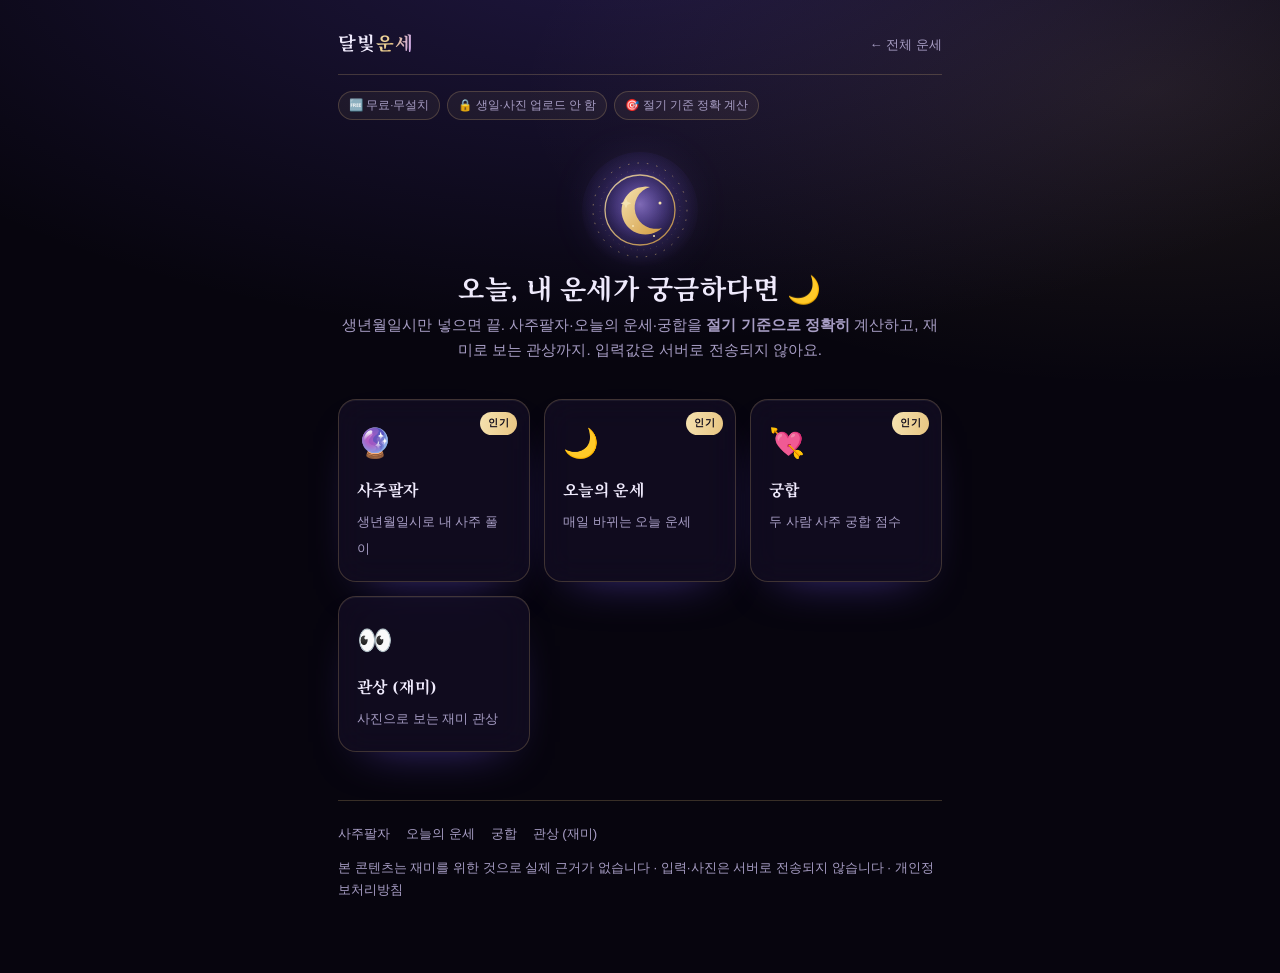
<file: index.html>
<!doctype html>
<html lang="ko">
<head>
<meta charset="utf-8">
<meta name="viewport" content="width=device-width, initial-scale=1">
<title>달빛운세 — 무료 사주팔자·오늘의 운세·궁합·관상</title>
<meta name="description" content="생년월일시로 보는 무료 사주팔자, 매일 바뀌는 오늘의 운세, 두 사람 궁합, 재미로 보는 관상까지. 절기 기준 정확 계산. 회원가입·설치 없이 바로.">
<link rel="canonical" href="https://seam0814.github.io/unse/">
<link rel="stylesheet" href="style.css">
</head>
<body>
<div class="wrap">
  <div id="site-header"></div>
  <div class="hero">
    <div class="floaty" id="emblem"></div>
    <h1>오늘, 내 운세가 궁금하다면 🌙</h1>
    <p class="sub">생년월일시만 넣으면 끝. 사주팔자·오늘의 운세·궁합을 <b>절기 기준으로 정확히</b> 계산하고, 재미로 보는 관상까지. 입력값은 서버로 전송되지 않아요.</p>
  </div>
  <div id="tools"></div>
  <div id="reviews"></div>
  <div id="site-footer"></div>
</div>
<script>window.SITE_ROOT="./";</script>
<script src="common.js"></script>
</body>
</html>
</file>
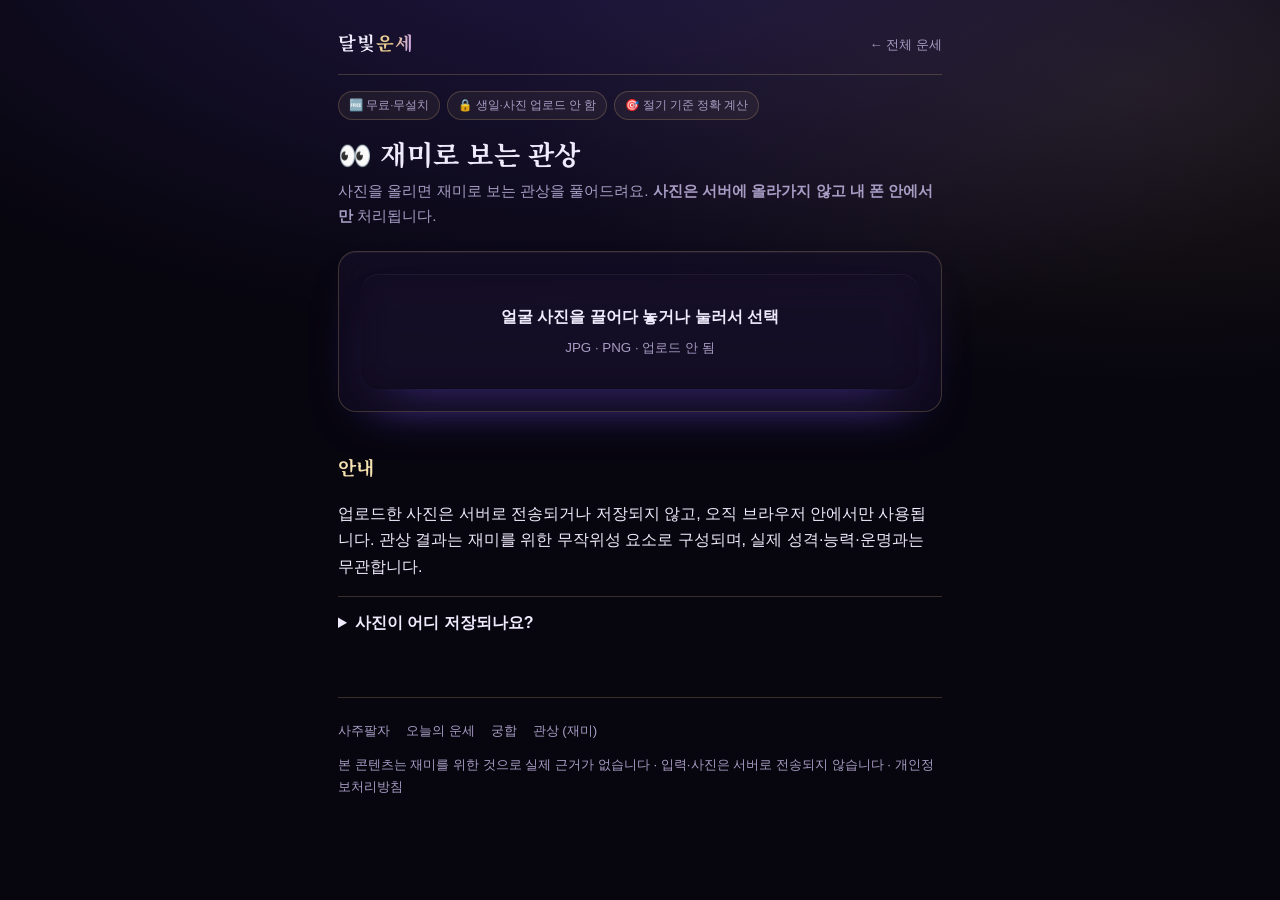
<file: gwansang/index.html>
<!doctype html>
<html lang="ko">
<head>
<meta charset="utf-8">
<meta name="viewport" content="width=device-width, initial-scale=1">
<title>재미로 보는 관상 — 사진으로 보는 관상 (달빛운세)</title>
<meta name="description" content="사진을 올리면 재미로 보는 관상 풀이를 보여드려요. 사진은 서버에 업로드되지 않고 내 폰 안에서만 처리됩니다. 재미로만 봐주세요.">
<link rel="canonical" href="https://seam0814.github.io/unse/gwansang/">
<link rel="stylesheet" href="../style.css">
</head>
<body>
<div class="wrap">
  <div id="site-header"></div>
  <h1>👀 재미로 보는 관상</h1>
  <p class="sub">사진을 올리면 재미로 보는 관상을 풀어드려요. <b>사진은 서버에 올라가지 않고 내 폰 안에서만</b> 처리됩니다.</p>
  <div class="tool">
    <div id="drop" class="tool" style="border:2px dashed var(--border);background:var(--drop);text-align:center;cursor:pointer;padding:30px 16px">
      <strong style="color:var(--accent)">얼굴 사진을 끌어다 놓거나 눌러서 선택</strong>
      <small style="display:block;color:var(--muted);margin-top:6px">JPG · PNG · 업로드 안 됨</small>
      <input id="file" type="file" accept="image/*" hidden>
    </div>
    <div class="err" id="err"></div>
    <div class="result" id="result">
      <img id="preview" style="width:100%;max-height:320px;object-fit:contain;border-radius:12px;border:1px solid var(--border)" alt="사진 미리보기">
      <div class="reading" id="reading"></div>
      <button class="btn sec" id="again">다른 사진으로 보기</button>
      <p class="disc">※ 이 관상은 <b>순수하게 재미를 위한 것</b>으로 어떤 과학적·의학적 근거도 없으며, 외모로 사람을 평가하지 않습니다.</p>
    </div>
  </div>
  <div class="copy">
    <h2>안내</h2>
    <p>업로드한 사진은 서버로 전송되거나 저장되지 않고, 오직 브라우저 안에서만 사용됩니다. 관상 결과는 재미를 위한 무작위성 요소로 구성되며, 실제 성격·능력·운명과는 무관합니다.</p>
    <details><summary>사진이 어디 저장되나요?</summary><p>어디에도 저장되지 않습니다. 탭을 닫으면 사라져요. 네트워크 탭에서 전송이 없음을 직접 확인할 수 있습니다.</p></details>
  </div>
  <div id="reviews"></div>
  <div id="site-footer"></div>
</div>
<script>window.SITE_ROOT="../";</script>
<script src="../common.js"></script>
<script>
(function(){
  var $=function(s){return document.querySelector(s)};
  var drop=$("#drop"),fileInput=$("#file"),err=$("#err"),result=$("#result"),preview=$("#preview"),lastUrl=null;
  var IMA=["넓고 훤한 이마 — 총명하고 앞을 내다보는 계획형","둥근 이마 — 아이디어가 샘솟는 창의형","단정한 이마 — 성실함으로 초년을 다지는 노력형","시원한 이마 — 낙천적이고 사람을 끄는 매력형"];
  var EYE=["또렷한 눈매 — 정이 많고 사람을 이끄는 리더의 눈","부드러운 눈매 — 배려 깊고 인복이 따르는 눈","깊은 눈매 — 통찰력 있고 속이 단단한 눈","반짝이는 눈매 — 호기심 많고 기회를 잘 잡는 눈"];
  var NOSE=["오뚝한 코 — 자기 관리가 뛰어나고 중년 재물운이 좋음","둥근 코 — 재물이 모이고 마음이 넉넉한 복코","곧은 코 — 원칙이 분명하고 신뢰를 주는 코","야무진 코 — 실속을 챙기는 현실 감각의 코"];
  var MOUTH=["단정한 입 — 말에 신뢰가 실리는 말복형","웃는 입매 — 분위기를 살리는 인복형","또렷한 입술 — 표현이 시원한 매력형","야무진 입 — 약속을 지키는 신의형"];
  var TOTAL=["전체적으로 복스럽고 사람이 따르는 인상이에요.","맑고 밝은 기운이 도는 인상이에요.","단단하고 믿음직한 기운의 인상이에요.","부드럽고 여유로운 기운의 인상이에요."];
  var YEAR=["올해는 미뤄둔 일을 시작하기 좋은 해예요.","올해는 귀인을 만날 기운이 강해요.","올해는 재물과 기회가 함께 들어오는 해예요.","올해는 건강과 마음을 챙기면 크게 뻗는 해예요."];
  function showErr(m){err.textContent=m;err.classList.add("show")}
  drop.addEventListener("click",function(){fileInput.click()});
  fileInput.addEventListener("change",function(e){if(e.target.files[0])read(e.target.files[0])});
  ["dragover"].forEach(function(ev){drop.addEventListener(ev,function(e){e.preventDefault()})});
  drop.addEventListener("drop",function(e){e.preventDefault();var f=e.dataTransfer.files[0];if(f)read(f)});
  $("#again").addEventListener("click",function(){fileInput.click()});
  function seedFrom(img){
    var c=document.createElement("canvas");c.width=32;c.height=32;var x=c.getContext("2d");x.drawImage(img,0,0,32,32);
    var d=x.getImageData(0,0,32,32).data,s=0;for(var i=0;i<d.length;i+=4){s=(s+d[i]*3+d[i+1]*5+d[i+2]*7)%100000}return s;
  }
  function pick(arr,seed){return arr[seed%arr.length]}
  function read(file){
    err.classList.remove("show");result.classList.remove("show");
    if(file.type.indexOf("image/")!==0){showErr("이미지 파일만 올릴 수 있어요.");return}
    track("gwansang_view");
    if(lastUrl)URL.revokeObjectURL(lastUrl);lastUrl=URL.createObjectURL(file);
    var img=new Image();img.onload=function(){
      preview.src=lastUrl;var s=seedFrom(img);
      var rd='<h3>'+pick(TOTAL,s)+'</h3>';
      rd+='<p>🔷 <b>이마</b> · '+pick(IMA,Math.floor(s/7))+'</p>';
      rd+='<p>👁 <b>눈</b> · '+pick(EYE,Math.floor(s/11))+'</p>';
      rd+='<p>👃 <b>코</b> · '+pick(NOSE,Math.floor(s/13))+'</p>';
      rd+='<p>👄 <b>입</b> · '+pick(MOUTH,Math.floor(s/17))+'</p>';
      rd+='<p style="margin-top:10px">🌟 <b>올해의 한마디</b> — '+pick(YEAR,Math.floor(s/19))+'</p>';
      $("#reading").innerHTML=rd;reveal(result,null,function(){speak($("#reading"),"자네의 관상을 요리조리 뜯어보았네…");});
    };img.onerror=function(){showErr("이미지를 읽지 못했어요.")};img.src=lastUrl;
  }
})();
</script>
</body>
</html>
</file>
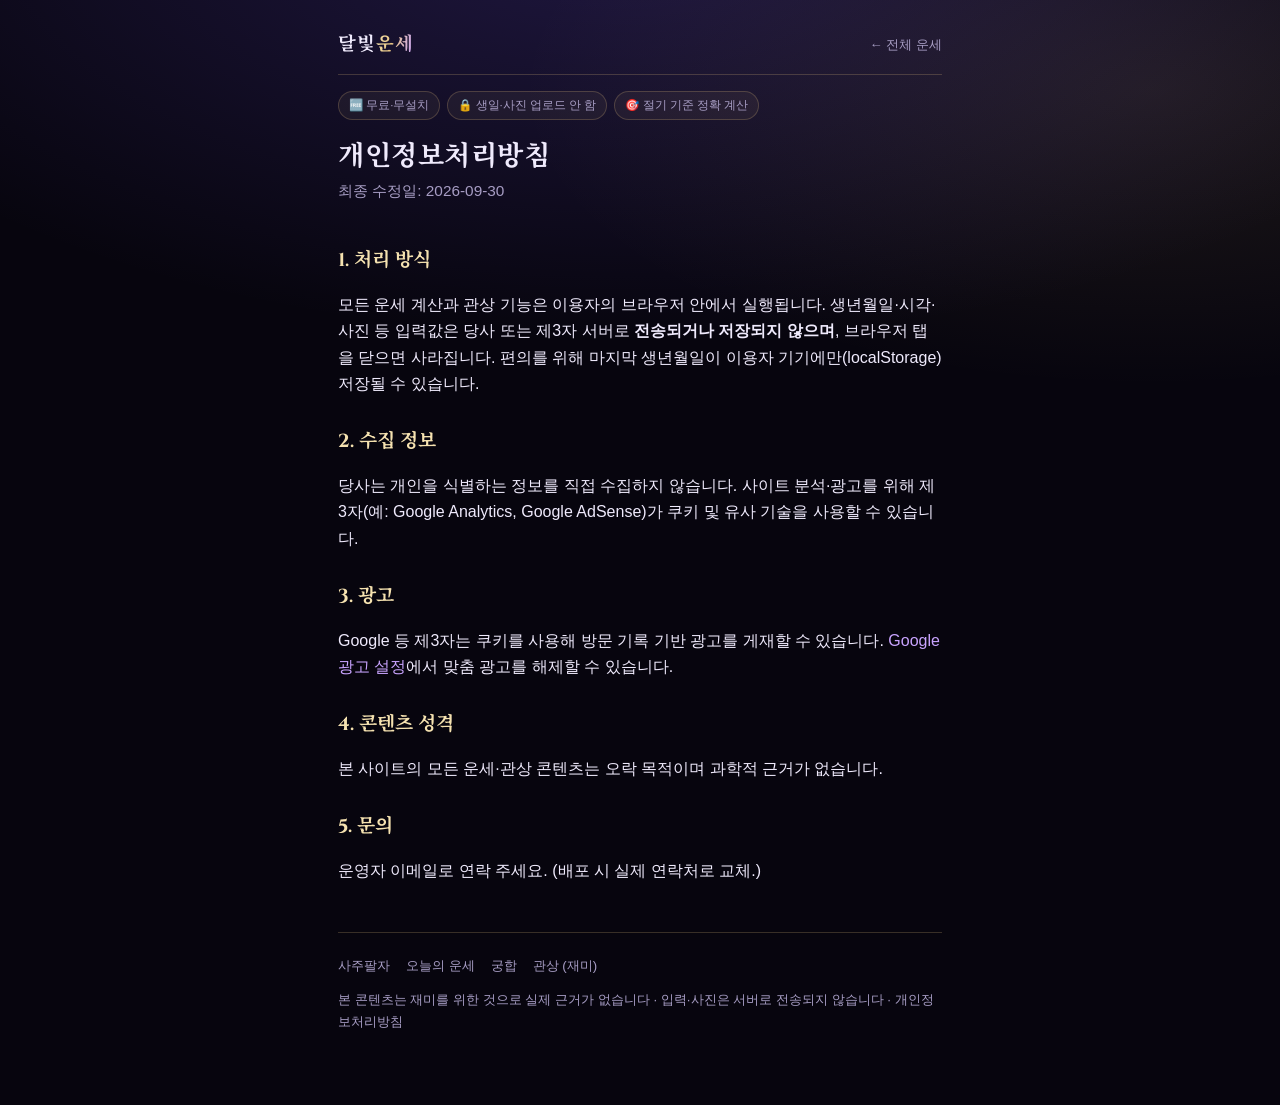
<file: privacy.html>
<!doctype html>
<html lang="ko"><head><meta charset="utf-8"><meta name="viewport" content="width=device-width, initial-scale=1">
<title>개인정보처리방침 — 달빛운세</title><meta name="description" content="달빛운세 개인정보처리방침. 생년월일·사진 등 입력값은 서버로 전송되지 않고 브라우저에서만 처리됩니다.">
<link rel="stylesheet" href="style.css"></head>
<body><div class="wrap"><div id="site-header"></div>
<h1>개인정보처리방침</h1><p class="sub">최종 수정일: 2026-09-30</p>
<div class="copy">
<h2>1. 처리 방식</h2><p>모든 운세 계산과 관상 기능은 이용자의 브라우저 안에서 실행됩니다. 생년월일·시각·사진 등 입력값은 당사 또는 제3자 서버로 <strong>전송되거나 저장되지 않으며</strong>, 브라우저 탭을 닫으면 사라집니다. 편의를 위해 마지막 생년월일이 이용자 기기에만(localStorage) 저장될 수 있습니다.</p>
<h2>2. 수집 정보</h2><p>당사는 개인을 식별하는 정보를 직접 수집하지 않습니다. 사이트 분석·광고를 위해 제3자(예: Google Analytics, Google AdSense)가 쿠키 및 유사 기술을 사용할 수 있습니다.</p>
<h2>3. 광고</h2><p>Google 등 제3자는 쿠키를 사용해 방문 기록 기반 광고를 게재할 수 있습니다. <a href="https://www.google.com/settings/ads" target="_blank" rel="noopener">Google 광고 설정</a>에서 맞춤 광고를 해제할 수 있습니다.</p>
<h2>4. 콘텐츠 성격</h2><p>본 사이트의 모든 운세·관상 콘텐츠는 오락 목적이며 과학적 근거가 없습니다.</p>
<h2>5. 문의</h2><p>운영자 이메일로 연락 주세요. (배포 시 실제 연락처로 교체.)</p>
</div><div id="site-footer"></div></div>
<script>window.SITE_ROOT="./";</script><script src="common.js"></script></body></html>
</file>
<file: style.css>
/* 달빛운세 — 다크 코스믹 아트 디렉션 (딥 인디고 + 골드 + 세리프 + 글로우) */
:root{
  --bg:#07050e; --bg2:#0e0a1c;
  --panel:rgba(24,18,44,.55); --panel2:rgba(32,24,58,.72);
  --fg:#efeafc; --muted:#a79dc4;
  --line:rgba(232,197,130,.22); --line2:rgba(163,137,255,.28);
  --violet:#a389ff; --violet2:#c9a4ff;
  --gold:#e8c582; --gold2:#f5e2b0;
  --glowv:rgba(163,137,255,.45); --glowg:rgba(232,197,130,.35);
  --radius:18px;
  --serif:"Cinzel","Noto Serif KR",serif;
  --sans:-apple-system,BlinkMacSystemFont,"Segoe UI",Roboto,"Apple SD Gothic Neo","Noto Sans KR",sans-serif;
}
*{box-sizing:border-box}
html{background:var(--bg)}
body{margin:0;color:var(--fg);font-family:var(--sans);line-height:1.65;
  background:
    radial-gradient(120% 80% at 50% -10%, rgba(124,92,255,.22), transparent 60%),
    radial-gradient(90% 60% at 90% 10%, rgba(232,197,130,.10), transparent 55%),
    var(--bg);
  background-attachment:fixed;min-height:100vh}
a{color:var(--violet2);text-decoration:none}
#stars{opacity:.85}
.wrap{max-width:640px;margin:0 auto;padding:16px 18px 72px;position:relative;z-index:1}

/* 헤더 */
.sitehead{display:flex;align-items:center;justify-content:space-between;padding:14px 0;
  border-bottom:1px solid var(--line);margin-bottom:16px}
.brand{font-family:var(--serif);font-weight:700;font-size:1.15rem;letter-spacing:.06em;color:var(--fg);text-decoration:none}
.brand span{background:linear-gradient(100deg,var(--gold2),var(--gold) 40%,var(--violet2));
  -webkit-background-clip:text;background-clip:text;-webkit-text-fill-color:transparent}
.sitehead .home{font-size:.82rem;color:var(--muted)}
.trustbar{display:flex;gap:7px;flex-wrap:wrap;margin:0 0 20px;font-size:.72rem}
.trustbar span{background:rgba(232,197,130,.06);border:1px solid var(--line);color:var(--muted);padding:4px 10px;border-radius:999px}

/* 타이포 */
h1{font-family:var(--serif);font-weight:700;font-size:1.7rem;letter-spacing:.02em;margin:.15em 0 .12em;line-height:1.25}
p.sub{color:var(--muted);margin:.2em 0 1.5em;font-size:.96rem}

/* 글래스 패널 */
.tool,.reading,.board,.toolcard{
  background:var(--panel);backdrop-filter:blur(16px);-webkit-backdrop-filter:blur(16px);
  border:1px solid var(--line);border-radius:var(--radius);
  box-shadow:0 1px 0 rgba(255,255,255,.05) inset, 0 20px 50px -30px rgba(124,92,255,.6)}
.tool{padding:22px}

/* 폼 */
label{display:block;font-size:.8rem;color:var(--muted);margin-bottom:5px;letter-spacing:.02em}
input,select,textarea{width:100%;padding:12px 13px;border:1px solid var(--line2);border-radius:12px;
  background:rgba(10,8,20,.6);color:var(--fg);font-size:1rem;font-family:inherit;transition:.15s}
input:focus,select:focus,textarea:focus{outline:none;border-color:var(--gold);box-shadow:0 0 0 3px rgba(232,197,130,.14)}
textarea{min-height:64px;resize:vertical}
.controls{display:flex;flex-wrap:wrap;gap:10px;margin-top:14px;align-items:flex-end}
.field{flex:1 1 120px;min-width:96px}
.row2{display:flex;gap:10px}
.dsel{display:flex;gap:8px}
.dsel input{flex:1;min-width:0;text-align:center}
.dsel .dy{flex:1.6}
.dsel input::-webkit-outer-spin-button,.dsel input::-webkit-inner-spin-button{-webkit-appearance:none;margin:0}

/* 버튼 */
.btn{display:block;width:100%;text-align:center;border:none;cursor:pointer;text-decoration:none;
  padding:15px;border-radius:14px;font-size:1.05rem;font-weight:700;letter-spacing:.03em;color:#0c0818;
  background:linear-gradient(100deg,var(--gold2),var(--gold) 55%,#d8a24c);
  box-shadow:0 8px 30px -8px var(--glowg), 0 0 0 1px rgba(232,197,130,.3) inset;margin-top:18px;
  transition:transform .12s, box-shadow .2s}
.btn:hover{transform:translateY(-1px);box-shadow:0 12px 36px -8px var(--glowg)}
.btn.sec{background:transparent;color:var(--gold2);border:1px solid var(--line);box-shadow:none;font-weight:600}
.btn.sec:hover{border-color:var(--gold);box-shadow:0 0 20px -6px var(--glowg)}

.err{color:#ff8a8a;font-size:.9rem;margin-top:10px;display:none}
.err.show{display:block}

/* 결과 */
.result{margin-top:24px;display:none}
.result.show{display:block;animation:fadein .6s ease}
@keyframes fadein{from{opacity:0;transform:translateY(12px)}to{opacity:1;transform:none}}
.reading{padding:18px}
.reading h3{font-family:var(--serif);font-weight:700;margin:.3em 0 .4em;font-size:1.08rem;color:var(--gold2)}
.reading p{margin:.35em 0;color:var(--fg)}
.reading p b{color:var(--violet2)}

.pillars{display:grid;grid-template-columns:repeat(4,1fr);gap:9px;margin:8px 0 16px}
.pillar{background:rgba(10,8,20,.5);border:1px solid var(--line);border-radius:14px;padding:13px 6px;text-align:center}
.pillar .lab{font-size:.68rem;color:var(--muted);margin-bottom:5px;letter-spacing:.03em}
.pillar .gz{font-family:var(--serif);font-size:1.6rem;font-weight:700;line-height:1.05;
  background:linear-gradient(160deg,var(--gold2),var(--gold));-webkit-background-clip:text;background-clip:text;-webkit-text-fill-color:transparent}
.pillar .oh{font-size:.7rem;color:var(--muted);margin-top:4px}
.elos{display:flex;gap:6px;flex-wrap:wrap;justify-content:center;margin:12px 0}
.elo{font-size:.78rem;padding:5px 12px;border-radius:999px;background:rgba(163,137,255,.1);border:1px solid var(--line2);color:var(--fg)}
.score{font-family:var(--serif);font-size:3rem;font-weight:700;text-align:center;line-height:1.1;margin:6px 0;
  background:linear-gradient(120deg,var(--gold2),var(--gold) 45%,var(--violet2));
  -webkit-background-clip:text;background-clip:text;-webkit-text-fill-color:transparent;
  filter:drop-shadow(0 0 22px rgba(232,197,130,.35))}
.lucky{display:flex;gap:10px;flex-wrap:wrap;margin-top:14px}
.lucky .k{flex:1 1 120px;background:rgba(10,8,20,.5);border:1px solid var(--line);border-radius:12px;padding:12px;text-align:center}
.lucky .k b{display:block;font-family:var(--serif);font-size:1.2rem;color:var(--gold2)}
.lucky .k span{font-size:.72rem;color:var(--muted)}
.share{margin-top:14px}
.disc{font-size:.78rem;color:var(--muted);text-align:center;margin-top:18px;opacity:.85}

/* 캐릭터 말풍선 */
.mascot{display:flex;gap:11px;align-items:flex-start;margin-bottom:16px}
.mascot .avatar{flex:0 0 auto;width:52px;height:52px;filter:drop-shadow(0 0 12px var(--glowg))}
.mascot .avatar svg{width:52px;height:52px}
.mascot .bubble{background:rgba(163,137,255,.08);border:1px solid var(--line2);border-radius:16px;border-top-left-radius:5px;
  padding:11px 15px;font-size:.96rem;color:var(--fg);min-height:24px}
.mascot .caret{color:var(--gold);animation:blink 1s step-start infinite}
@keyframes blink{0%,100%{opacity:.4}50%{opacity:1}}

/* 연출 (기운 읽는 중) */
.divining{text-align:center;padding:34px 0;color:var(--muted)}
.divining .orb{width:70px;height:70px;margin:0 auto 14px;border-radius:50%;
  background:radial-gradient(circle at 38% 32%, #fff8, var(--violet) 45%, #6a49d8 75%, transparent 78%);
  box-shadow:0 0 45px var(--glowv), 0 0 90px rgba(232,197,130,.25);animation:orbpulse 1.4s ease-in-out infinite}
.divining p{font-family:var(--serif);letter-spacing:.03em;animation:blink 1.4s ease-in-out infinite}
@keyframes orbpulse{0%,100%{transform:scale(.85);opacity:.7}50%{transform:scale(1.12);opacity:1}}

/* 엠블럼 (홈 히어로) */
.hero{text-align:center;padding:10px 0 4px}
.emblem{filter:drop-shadow(0 0 22px var(--glowv))}
.emblem .ring{transform-box:fill-box;transform-origin:center;animation:spin 44s linear infinite}
.emblem .ring2{transform-box:fill-box;transform-origin:center;animation:spin 60s linear infinite reverse}
@keyframes spin{to{transform:rotate(360deg)}}
.floaty{animation:float 5.5s ease-in-out infinite}
@keyframes float{0%,100%{transform:translateY(0)}50%{transform:translateY(-8px)}}

/* 설명/FAQ */
.copy{margin-top:42px}
.copy h2{font-family:var(--serif);font-weight:700;font-size:1.18rem;margin:1.5em 0 .45em;color:var(--gold2)}
details{border-top:1px solid var(--line);padding:13px 0}
details summary{cursor:pointer;font-weight:600;color:var(--fg)}
details p{color:var(--muted);margin:.6em 0 0}

/* 홈 그리드 */
.grid{display:grid;grid-template-columns:repeat(auto-fill,minmax(150px,1fr));gap:14px;margin-top:10px}
.toolcard{position:relative;display:block;color:var(--fg);padding:20px 18px;transition:transform .15s, border-color .2s, box-shadow .2s}
.toolcard:hover{transform:translateY(-3px);border-color:var(--gold);box-shadow:0 22px 50px -26px var(--glowg)}
.toolcard .ic{font-size:1.8rem}
.toolcard b{display:block;font-family:var(--serif);font-weight:700;margin:10px 0 4px;letter-spacing:.02em}
.toolcard small{color:var(--muted)}
.cat{font-family:var(--serif);font-size:.8rem;color:var(--gold);letter-spacing:.12em;text-transform:uppercase;margin:28px 0 10px;font-weight:600}
.pop{position:absolute;top:12px;right:12px;background:linear-gradient(100deg,var(--gold2),var(--gold));color:#0c0818;
  font-size:.64rem;font-weight:800;padding:3px 8px;border-radius:999px;letter-spacing:.04em}

/* 후기판 */
.board{margin-top:36px;padding:20px}
.board h3{font-family:var(--serif);margin:.1em 0 .5em;font-size:1.1rem;color:var(--gold2)}
.board .views{font-size:.85rem;color:var(--gold);font-weight:600;margin-bottom:14px}
.board .brow{display:flex;gap:8px;margin-bottom:8px}
.board .brow input{flex:1}.board .brow select{width:auto}
.rev{border-top:1px solid var(--line);padding:11px 0}
.rev .rh{display:flex;justify-content:space-between;align-items:center}
.rev .rh b{font-size:.9rem}
.rev .rh span{color:var(--gold);font-size:.82rem}
.rev p{margin:.3em 0 0;font-size:.92rem;color:var(--fg)}

/* 푸터 */
.sitefoot{margin-top:48px;padding-top:22px;border-top:1px solid var(--line);font-size:.83rem;color:var(--muted)}
.sitefoot .fnav{display:flex;flex-wrap:wrap;gap:10px 16px;margin-bottom:12px}
.sitefoot a{color:var(--muted)}
.sitefoot a:hover{color:var(--gold2)}
.emblem{width:64px;height:64px;display:block}
.mascot .avatar .emblem{width:52px;height:52px}
.hero .emblem{width:120px;height:120px;margin:0 auto 4px}
.chatbox{max-height:230px;overflow-y:auto;background:rgba(10,8,20,.5);border:1px solid var(--line);border-radius:12px;padding:10px 12px;margin-top:4px}
.cmsg{padding:5px 0;font-size:.9rem;color:var(--fg);border-bottom:1px solid rgba(232,197,130,.08)}
.cmsg:last-child{border-bottom:none}
.cmsg b{color:var(--gold2);margin-right:6px;font-size:.85rem}
</file>
